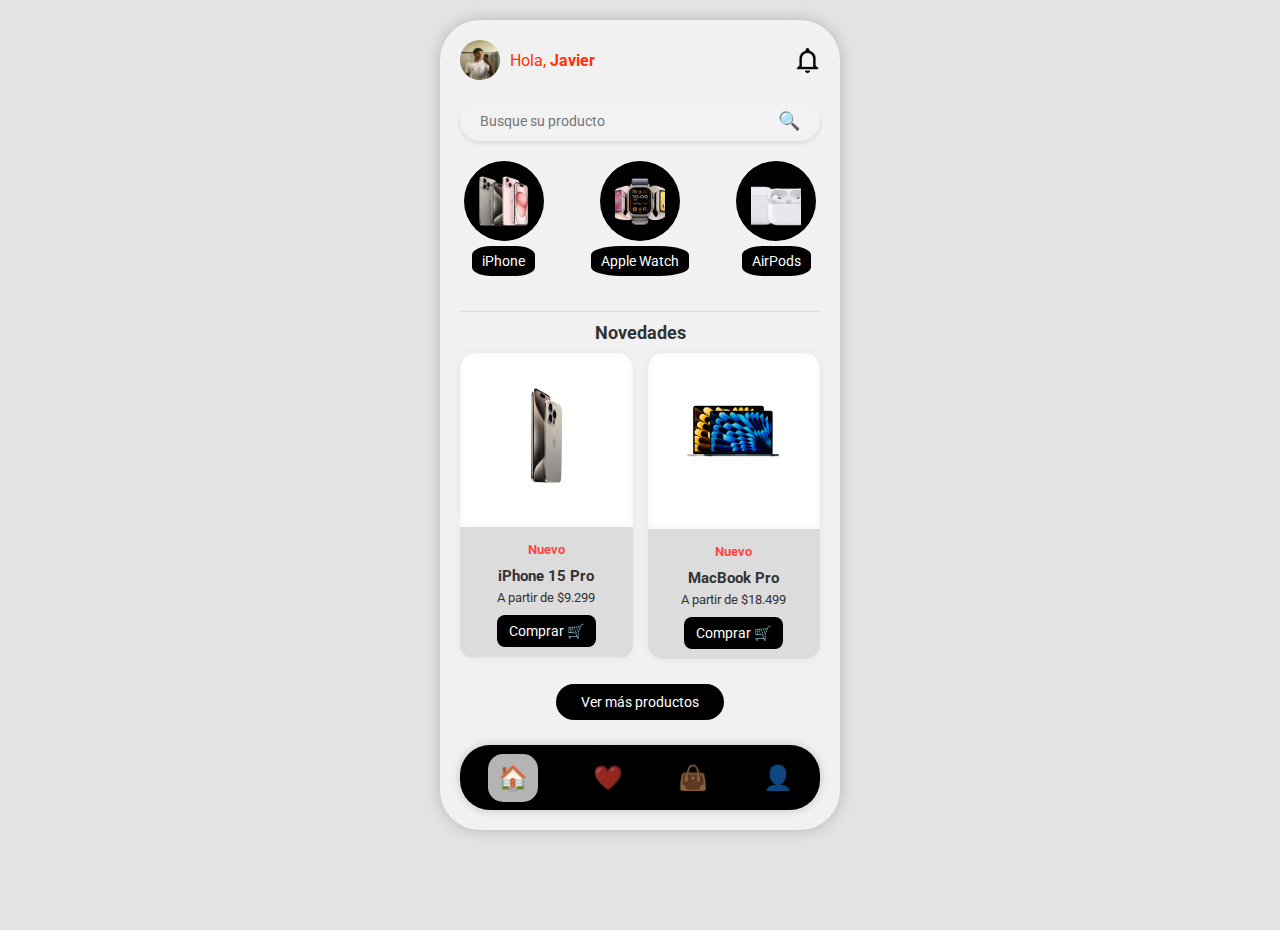
<file: Evaluacion_01/index.html>
<!DOCTYPE html>
<html lang="es">
<head>
  <meta charset="UTF-8" />
  <meta name="viewport" content="width=device-width, initial-scale=1.0" />
  <title>Inicio - AppleStore</title>
  <link rel="stylesheet" href="css/index.css" />
  <link rel="stylesheet" href="https://fonts.googleapis.com/css2?family=Roboto:wght@400;700&display=swap" />
</head>
<body>
<div class="celular">
  <header class="top-header">
    <div class="user-info">
      <img src="img/perfilUser.jpg" alt="Usuario" class="user-img" />
      <span class="nombre-usuario">Hola, <b>Javier</b></span>
    </div>
    <img src="img/campanita.jpg" class="icono-campana" alt="Notificaciones" />
  </header>

  <main class="main-content">
    <div class="buscador">
      <input type="text" placeholder="Busque su producto" />
      <span class="icono-buscar">🔍</span>
    </div>

    <div class="categorias">
      <div class="categoria">
        <div class="icono-categoria"><img src="img/articulo1.jpg" alt="iPhone" /></div>
        <div class="nombre-categoria"><p>iPhone</p></div>
      </div>
      <div class="categoria">
        <div class="icono-categoria"><img src="img/articulo2.jpg" alt="Apple Watch" /></div>
        <div class="nombre-categoria"><p>Apple Watch</p></div>
      </div>
      <div class="categoria">
        <div class="icono-categoria"><img src="img/articulo3.jpg" alt="AirPods" /></div>
        <div class="nombre-categoria"><p>AirPods</p></div>
      </div>
    </div>

    <hr class="separador" />
    <h2 class="titulo-novedades">Novedades</h2>

    <div class="productos">
      <div class="producto">
        <div class="img-contenedor">
          <img src="img/articulo4.jpg" height="150px" alt="iPhone" />
        </div>
        <div class="info-producto">
          <p class="nuevo">Nuevo</p>
          <h3>iPhone 15 Pro</h3>
          <p>A partir de $9.299</p>
          <button>Comprar 🛒</button>
        </div>
      </div>
      <div class="producto">
        <div class="img-contenedor">
          <img src="img/articulo5.jpg" alt="MacBook" />
        </div>
        <div class="info-producto">
          <p class="nuevo">Nuevo</p>
          <h3>MacBook Pro</h3>
          <p>A partir de $18.499</p>
          <button>Comprar 🛒</button>
        </div>
      </div>
    </div>

    <button class="btn-vermas">Ver más productos</button>
  </main>

  <footer class="footer">
    <a href="index.html" class="activo">🏠</a>
    <a href="favoritos.html">❤️</a>
    <a href="#">👜</a>
    <a href="#">👤</a>
  </footer>
</div>
</body>
</html>
</file>
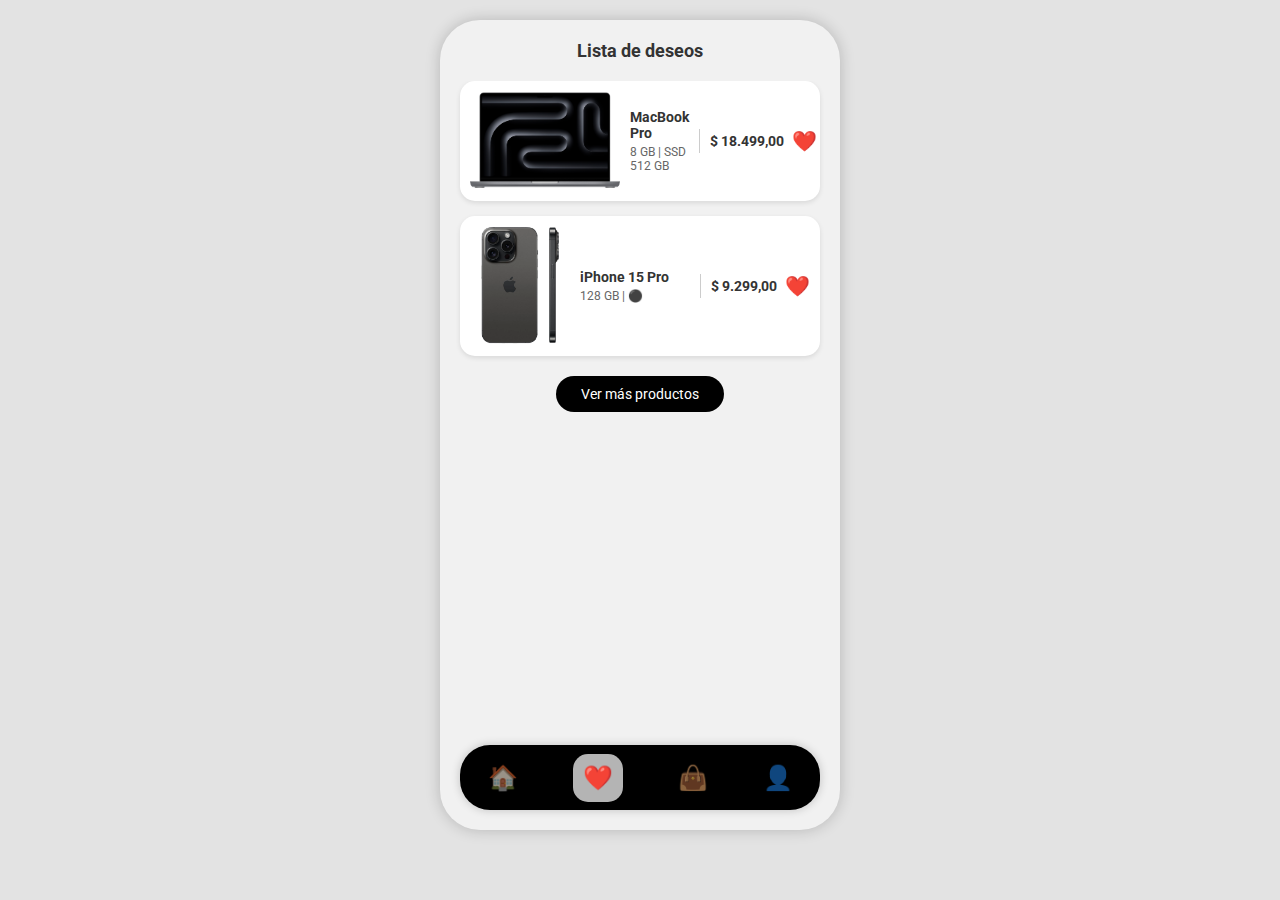
<file: Evaluacion_01/favoritos.html>
<!DOCTYPE html>
<html lang="es">
<head>
  <meta charset="UTF-8" />
  <meta name="viewport" content="width=device-width, initial-scale=1.0" />
  <title>Favoritos - AppleStore</title>
  <link rel="stylesheet" href="css/favoritos.css" />
  <link rel="stylesheet" href="https://fonts.googleapis.com/css2?family=Roboto:wght@400;700&display=swap" />
</head>
<body>
<div class="celular">
  <header class="header-favoritos">
    <p class="titulo-favoritos">Lista de deseos</p>
  </header>

  <main class="contenido-favoritos">
    <div class="producto-fav">
      <img src="img/articulo6.jpg" class="img-fav1" alt="MacBook Pro" />
      <div class="texto-fav">
        <h3>MacBook Pro</h3>
        <p class="detalles">8 GB | SSD 512 GB</p>
      </div>
      <div class="precio-y-corazon">
        <div class="precio">$ 18.499,00</div>
        <span class="corazon">❤️</span>
      </div>
    </div>

    <div class="producto-fav">
      <img src="img/articulo7.jpg" class="img-fav2" alt="iPhone 15 Pro" />
      <div class="texto-fav">
        <h3>iPhone 15 Pro</h3>
        <p class="detalles">128 GB | ⚫</p>
      </div>
      <div class="precio-y-corazon">
        <div class="precio">$ 9.299,00</div>
        <span class="corazon">❤️</span>
      </div>
    </div>

    <button class="btn-vermas">Ver más productos</button>
  </main>

  <footer class="footer">
    <a href="index.html">🏠</a>
    <a href="favoritos.html" class="activo">❤️</a>
    <a href="#">👜</a>
    <a href="#">👤</a>
  </footer>
</div>
</body>
</html>
</file>
<file: Evaluacion_01/css/index.css>
* {
  margin: 0;
  padding: 0;
  box-sizing: border-box;
  font-family: 'Roboto', sans-serif;
}

body {
  background: #e3e3e3;
  color: #333;
  padding-bottom: 80px;
}

.celular {
  max-width: 400px;
  margin: 20px auto;
  background-color: #f1f1f1;
  border-radius: 40px;
  box-shadow: 0 0 15px rgba(0, 0, 0, 0.2);
  overflow: hidden;
  min-height: 600px;
  position: relative;
}

.top-header {
  display: flex;
  justify-content: space-between;
  align-items: center;
  padding: 20px;
}

.user-info {
  display: flex;
  align-items: center;
  gap: 10px;
}

.user-img {
  width: 40px;
  height: 40px;
  border-radius: 50%;
}

.nombre-usuario {
  color: #ff3104;
}

.icono-campana {
  width: 25px;
  height: 25px;
  border-radius: 5px;
}

.buscador {
  display: flex;
  align-items: center;
  background: #f2f2f2;
  margin: 0 20px 20px;
  padding: 10px;
  border-radius: 20px;
  box-shadow: 0 2px 5px rgba(0,0,0,0.1);
}

.buscador .icono-buscar {
  margin-right: 10px;
  font-size: 18px;
}

.buscador input {
  padding-left: 10px;
  border: none;
  outline: none;
  background: transparent;
  flex: 1;
  font-size: 14px;
}

.categorias {
  display: flex;
  justify-content: space-around;
  margin: 10px 0 30px;
  text-align: center;
}

.categoria {
  display: flex;
  flex-direction: column;
  align-items: center;
  font-size: 14px;
  color: #333;
}

.icono-categoria {
  background: black;
  width: 80px;
  height: 80px;
  border-radius: 50%;
  overflow: hidden;
  margin-bottom: 5px;
  display: flex;
  align-items: center;
  justify-content: center;
}

.icono-categoria img {
  width: 50px;
  height: 50px;
  object-fit: cover;
}

.nombre-categoria {
  background: black;
  width: auto;
  height: 30px;
  border-radius: 30%;
  overflow: hidden;
  margin-bottom: 5px;
  display: flex;
  align-items: center;
  justify-content: center;
}

.nombre-categoria p {
  color: white;
  margin: 10px;
}

.separador {
  border: none;
  border-top: 1px solid #ddd;
  margin: 0 20px 10px;
}

.titulo-novedades {
  text-align: center;
  margin-bottom: 10px;
  font-size: 18px;
}

.productos {
  display: flex;
  gap: 15px;
  padding: 0 20px;
}

.producto {
  background: #e9e9e9;
  border-radius: 15px;
  width: 48%;
  overflow: hidden;
  box-shadow: 0 0 10px rgba(0,0,0,0.05);
}

.img-contenedor {
  background: #fff;
  padding: 10px;
  box-shadow: inset 0 0 10px rgba(0,0,0,0.05);
}

.img-contenedor img {
  width: 100%;
  border-radius: 10px;
}

.info-producto {
  padding: 10px;
  background: #dcdcdc;
  text-align: center;
}

.nuevo {
  color: #ff4444;
  font-size: 12px;
  font-weight: bold;
  margin: 5px 0;
}

.info-producto h3 {
  font-size: 15px;
  margin-bottom: 5px;
}

.info-producto p {
  font-size: 13px;
  margin-bottom: 10px;
}

.info-producto button {
  background: black;
  color: white;
  padding: 8px 12px;
  border: none;
  border-radius: 8px;
  cursor: pointer;
  font-size: 14px;
}

.btn-vermas {
  display: block;
  margin: 25px auto;
  background: black;
  color: white;
  padding: 10px 25px;
  border-radius: 25px;
  border: none;
  cursor: pointer;
  font-size: 14px;
}

.footer {
  position: relative;
  margin: 20px;
  background: black;
  border-radius: 30px;
  box-shadow: 0 0 10px rgba(0,0,0,0.2);
  display: flex;
  justify-content: space-around;
  align-items: center;
  height: 65px;
}

.footer a {
  color: black;
  font-size: 24px;
  text-decoration: none;
  opacity: 0.6;
}

.footer a.activo {
  opacity: 1;
}

.activo {
  border-radius: 15px;
  padding: 10px;
  background-color: #b4b4b4;
}
</file>
<file: Evaluacion_01/css/favoritos.css>
@import url('https://fonts.googleapis.com/css2?family=Roboto:wght@400;700&display=swap');

* {
  margin: 0;
  padding: 0;
  box-sizing: border-box;
  font-family: 'Roboto', sans-serif;
}

body {
  background: #e3e3e3;
  color: #333;
}

.celular {
  max-width: 400px;
  height: 810px;
  margin: 20px auto;
  background-color: #f1f1f1;
  border-radius: 40px;
  box-shadow: 0 0 15px rgba(0, 0, 0, 0.2);
  overflow: hidden;
  position: relative;
  display: flex;
  flex-direction: column;
}

.header-favoritos {
  padding: 20px;
  text-align: center;
}

.titulo-favoritos {
  font-size: 18px;
  font-weight: bold;
}

.contenido-favoritos {
  padding: 0 20px;
  flex: 1;
  overflow-y: auto;
}

.producto-fav {
  background: white;
  border-radius: 15px;
  margin-bottom: 15px;
  display: flex;
  align-items: center;
  padding: 10px;
  box-shadow: 0 2px 5px rgba(0,0,0,0.1);
  justify-content: space-between;
}

.img-fav1 {
  padding: auto;
  width: 150px;
  height: 100px;
  border-radius: 10px;
  object-fit: cover;
}

.img-fav2 {
    padding: auto;
    width: 100px;
    height: 120px;
    border-radius: 10px;
    object-fit: cover;
  }

.texto-fav {
  flex: 1;
  margin-left: 10px;
}

.texto-fav h3 {
  font-size: 14px;
  margin-bottom: 4px;
}

.detalles {
  font-size: 12px;
  color: #666;
}

.precio-y-corazon {
  display: flex;
  align-items: center;
  gap: 8px;
  border-left: 1px solid #ccc;
  padding-left: 10px;
  margin-left: 10px;
}

.precio {
  font-size: 14px;
  font-weight: bold;
  color: #333;
  white-space: nowrap;
}

.corazon {
  font-size: 20px;
  color: red;
}

.btn-vermas {
  display: block;
  margin: 20px auto;
  background: black;
  color: white;
  padding: 10px 25px;
  border-radius: 25px;
  border: none;
  cursor: pointer;
  font-size: 14px;
}

.footer {
  background: black;
  border-radius: 30px;
  box-shadow: 0 0 10px rgba(0,0,0,0.2);
  display: flex;
  justify-content: space-around;
  align-items: center;
  height: 65px;
  margin: 20px;
}

.footer a {
  color: black;
  font-size: 24px;
  text-decoration: none;
  opacity: 0.6;
}

.footer a.activo {
  opacity: 1;
  border-radius: 15px;
  padding: 10px;
  background-color: #b4b4b4;
}
</file>
